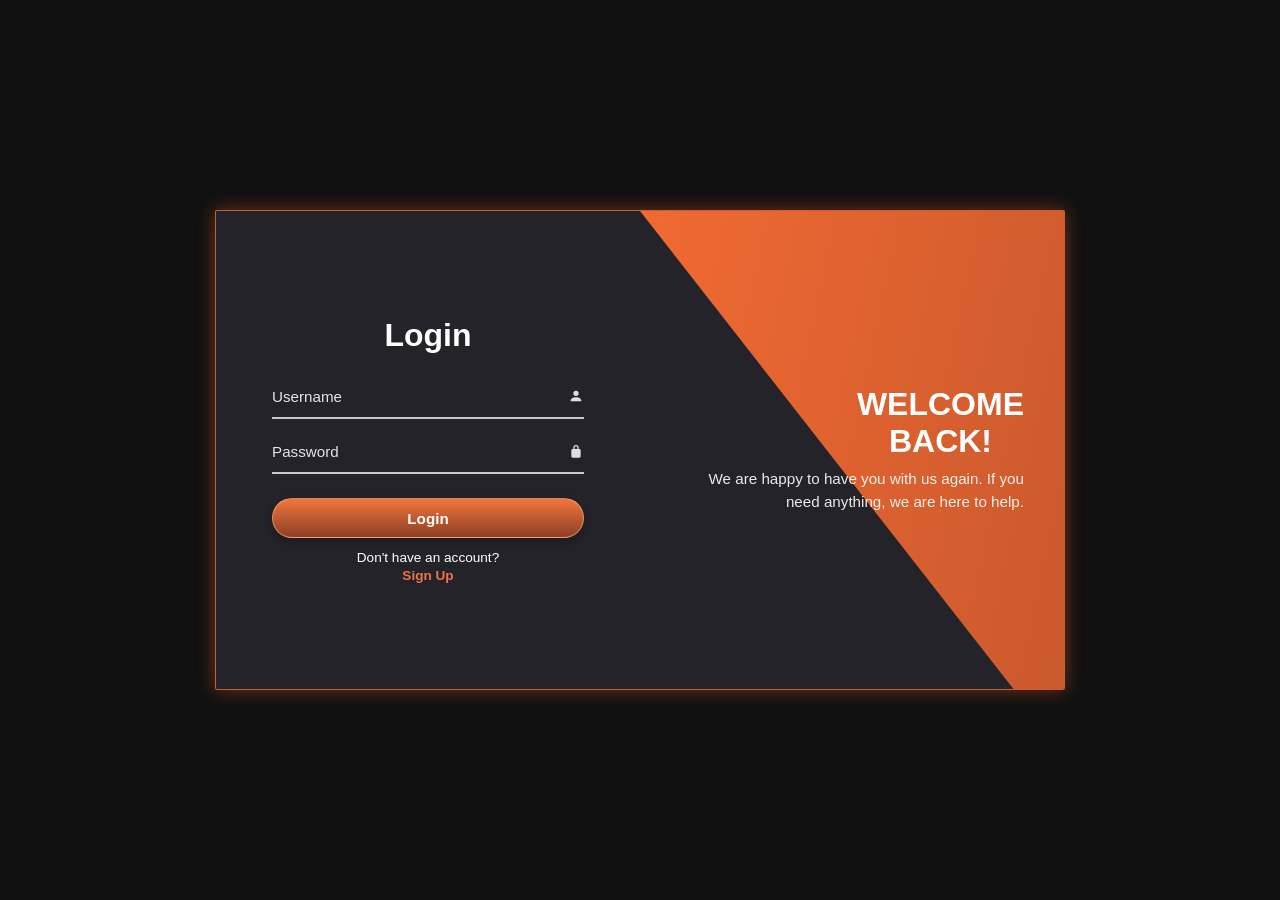
<file: index.html>
<!DOCTYPE html>
<html lang="en">
<head>
    <meta charset="UTF-8">
    <meta name="viewport" content="width=device-width, initial-scale=1.0">
    <title>Login / Signup Animation</title>
    <style>
        * {
            box-sizing: border-box;
            margin: 0;
            padding: 0;
            font-family: 'Segoe UI', Tahoma, Geneva, Verdana, sans-serif;
        }

        body {
            display: flex;
            min-height: 100vh;
            align-items: center;
            justify-content: center;
            padding: 24px;
            background: #111;
        }

        .container {
            position: relative;
            width: min(850px, 100%);
            height: 480px;
            overflow: hidden;
            border: 1px solid rgba(255, 111, 54, 0.75);
            border-radius: 2px;
            background: #242329;
            box-shadow: 0 0 18px rgba(238, 91, 39, 0.45);
        }

        .container::before {
            position: absolute;
            z-index: 1;
            top: 0;
            left: 50%;
            width: 100%;
            height: 100%;
            background: linear-gradient(135deg, #f16a32, #8f4025);
            content: '';
            transform: skewX(38deg);
            transform-origin: top;
            transition: 1s ease-in-out;
        }

        .container.active::before {
            left: -50%;
            transform: skewX(-38deg);
        }

        .form-box,
        .info-box {
            position: absolute;
            top: 0;
            display: flex;
            width: 50%;
            height: 100%;
            flex-direction: column;
            justify-content: center;
            transition: 0.7s ease-in-out;
        }

        .form-box {
            z-index: 4;
            padding: 40px 56px;
        }

        .form-box.Login {
            left: 0;
        }

        .container.active .form-box.Login {
            left: -50%;
        }

        .form-box.Register {
            right: -50%;
        }

        .container.active .form-box.Register {
            right: 0;
        }

        .info-box {
            z-index: 2;
            padding: 40px;
            color: #fff;
        }

        .info-box.Login {
            left: 0;
            transform: translateX(-100%);
            transition-delay: 0s;
        }

        .container.active .info-box.Login {
            transform: translateX(0);
            transition-delay: 0.2s;
        }

        .info-box.Register {
            right: 0;
            align-items: flex-end;
            text-align: right;
            transform: translateX(0);
            transition-delay: 0.2s;
        }

        .container.active .info-box.Register {
            transform: translateX(100%);
            transition-delay: 0s;
        }

        h2 {
            margin-bottom: 20px;
            color: #fff;
            font-size: 2em;
            text-align: center;
        }

        .info-box h2 {
            margin-bottom: 8px;
        }

        .info-box p {
            max-width: 250px;
            color: rgba(255, 255, 255, 0.9);
            font-size: 0.95em;
            line-height: 1.5;
        }

        .info-box.Register p {
            width: min(330px, 100%);
            max-width: none;
        }

        form {
            width: 100%;
        }

        .input-group {
            position: relative;
            display: flex;
            height: 45px;
            align-items: center;
            margin-bottom: 10px;
            border-bottom: 2px solid rgba(255, 255, 255, 0.75);
            color: rgba(255, 255, 255, 0.85);
            transition: border-color 0.3s;
        }

        .input-group:focus-within {
            border-bottom-color: #f16a32;
        }

        .input-group input {
            width: 100%;
            height: 100%;
            border: 0;
            outline: 0;
            background: transparent;
            color: #fff;
            font-size: 0.95em;
        }

        .input-group label {
            position: absolute;
            top: 50%;
            left: 0;
            color: rgba(255, 255, 255, 0.88);
            font-size: 0.95em;
            pointer-events: none;
            transform: translateY(-50%);
            transition: top 0.25s ease, color 0.25s ease, font-size 0.25s ease;
        }

        .input-group input:focus + label,
        .input-group input:not(:placeholder-shown) + label {
            top: 2px;
            color: #f16a32;
            font-size: 0.72em;
        }

        .input-group svg {
            width: 16px;
            height: 16px;
            flex: 0 0 16px;
            fill: currentColor;
        }

        .btn {
            width: 100%;
            height: 40px;
            margin: 14px 0 12px;
            border: 1px solid rgba(255, 180, 129, 0.6);
            border-radius: 24px;
            background: linear-gradient(180deg, #f2763d, #8d3e25);
            box-shadow: 0 3px 8px rgba(0, 0, 0, 0.3);
            color: #fff;
            cursor: pointer;
            font-size: 0.95em;
            font-weight: 600;
        }

        .btn:hover {
            background: linear-gradient(180deg, #ff8950, #a94c2d);
        }

        .switch-link {
            color: #fff;
            font-size: 0.85em;
            text-align: center;
        }

        .switch-link a {
            display: inline-block;
            margin-top: 3px;
            color: #ed7445;
            font-weight: 600;
            text-decoration: none;
        }

        .switch-link a:hover {
            color: #ff9a6d;
            text-decoration: underline;
        }

        .form-box.Register .animation {
            transform: translateX(120%);
            transition: 0.7s ease;
            opacity: 0;
            filter: blur(10px);
        }

        .container.active .animation {
            transform: translateX(0);
            opacity: 1;
            filter: blur(0);
            transition: 0.7s ease;
            transition-delay: calc(0.1s * var(--i));
        }

        .form-box.Login .animation {
            transform: translateX(0);
            opacity: 1;
            transition: 0.7s ease;
            transition-delay: calc(0.1s * var(--i));
        }

        .container.active .form-box.Login .animation {
            transform: translateX(-120%);
            opacity: 0;
            filter: blur(10px);
            transition-delay: calc(0.05s * var(--i));
        }

        @media (max-width: 700px) {
            body {
                padding: 16px;
            }

            .container {
                height: 620px;
            }

            .container::before {
                top: 0;
                left: 0;
                width: 100%;
                height: 35%;
                transform: none;
                transition: top 1s ease-in-out;
            }

            .container.active::before {
                top: 65%;
                left: 0;
                transform: none;
            }

            .form-box,
            .info-box {
                width: 100%;
                height: 65%;
                padding: 28px;
            }

            .form-box {
                top: 35%;
            }

            .form-box.Login {
                left: 0;
            }

            .container.active .form-box.Login {
                left: -100%;
            }

            .form-box.Register {
                right: -100%;
            }

            .container.active .form-box.Register {
                right: 0;
            }

            .info-box {
                height: 35%;
                align-items: flex-start;
                text-align: left;
            }

            .info-box.Register {
                right: 0;
                align-items: flex-start;
                text-align: left;
            }

            .info-box.Login {
                left: 0;
            }

            .container.active .info-box.Login {
                transform: translateX(0);
            }

            .container.active .info-box.Register {
                transform: translateX(100%);
            }

            .info-box h2 {
                margin-bottom: 6px;
                font-size: 1.6em;
            }

            .info-box p {
                width: 100%;
                max-width: 100%;
                font-size: 0.88em;
            }
        }

        @media (prefers-reduced-motion: reduce) {
            *,
            *::before,
            *::after {
                scroll-behavior: auto !important;
                transition-duration: 0.01ms !important;
            }
        }
    </style>
</head>
<body>
    <main class="container" id="container">
        <section class="form-box Login">
            <h2 class="animation" style="--i:0;">Login</h2>
            <form action="#" autocomplete="on">
                <div class="input-group animation" style="--i:1;">
                    <input id="login-username" type="text" name="username" placeholder=" " aria-label="Username" autocomplete="username" required>
                    <label for="login-username">Username</label>
                    <svg viewBox="0 0 24 24" aria-hidden="true"><path d="M12 12a4 4 0 1 0 0-8 4 4 0 0 0 0 8Zm0 2c-4.42 0-8 2.24-8 5v1h16v-1c0-2.76-3.58-5-8-5Z"/></svg>
                </div>
                <div class="input-group animation" style="--i:2;">
                    <input id="login-password" type="password" name="password" placeholder=" " aria-label="Password" autocomplete="current-password" required>
                    <label for="login-password">Password</label>
                    <svg viewBox="0 0 24 24" aria-hidden="true"><path d="M17 9h-1V7a4 4 0 0 0-8 0v2H7a2 2 0 0 0-2 2v9a2 2 0 0 0 2 2h10a2 2 0 0 0 2-2v-9a2 2 0 0 0-2-2ZM10 7a2 2 0 1 1 4 0v2h-4V7Z"/></svg>
                </div>
                <button type="submit" class="btn animation" style="--i:3;">Login</button>
                <div class="switch-link animation" style="--i:4;">
                    <p>Don't have an account?<br><a href="#signup" id="to-signup">Sign Up</a></p>
                </div>
            </form>
        </section>

        <section class="info-box Login">
            <h2>WELCOME!</h2>
            <p>We're delighted to have you here. If you need any assistance, feel free to reach out.</p>
        </section>

        <section class="info-box Register">
            <h2>WELCOME<br>BACK!</h2>
            <p>We are happy to have you with us again. If you need anything, we are here to help.</p>
        </section>

        <section class="form-box Register">
            <h2 class="animation" style="--i:0;">Register</h2>
            <form action="#" autocomplete="on">
                <div class="input-group animation" style="--i:1;">
                    <input id="register-username" type="text" name="new-username" placeholder=" " aria-label="Username" autocomplete="username" required>
                    <label for="register-username">Username</label>
                    <svg viewBox="0 0 24 24" aria-hidden="true"><path d="M12 12a4 4 0 1 0 0-8 4 4 0 0 0 0 8Zm0 2c-4.42 0-8 2.24-8 5v1h16v-1c0-2.76-3.58-5-8-5Z"/></svg>
                </div>
                <div class="input-group animation" style="--i:2;">
                    <input id="register-email" type="email" name="email" placeholder=" " aria-label="Email" autocomplete="email" required>
                    <label for="register-email">Email</label>
                    <svg viewBox="0 0 24 24" aria-hidden="true"><path d="M20 4H4a2 2 0 0 0-2 2v12a2 2 0 0 0 2 2h16a2 2 0 0 0 2-2V6a2 2 0 0 0-2-2Zm0 4-8 5-8-5V6l8 5 8-5v2Z"/></svg>
                </div>
                <div class="input-group animation" style="--i:3;">
                    <input id="register-password" type="password" name="new-password" placeholder=" " aria-label="Password" autocomplete="new-password" required>
                    <label for="register-password">Password</label>
                    <svg viewBox="0 0 24 24" aria-hidden="true"><path d="M17 9h-1V7a4 4 0 0 0-8 0v2H7a2 2 0 0 0-2 2v9a2 2 0 0 0 2 2h10a2 2 0 0 0 2-2v-9a2 2 0 0 0-2-2ZM10 7a2 2 0 1 1 4 0v2h-4V7Z"/></svg>
                </div>
                <button type="submit" class="btn animation" style="--i:4;">Register</button>
                <div class="switch-link animation" style="--i:5;">
                    <p>Already have an account?<br><a href="#login" id="to-login">Sign In</a></p>
                </div>
            </form>
        </section>
    </main>

    <script>
        const container = document.getElementById('container');
        const toSignupBtn = document.getElementById('to-signup');
        const toLoginBtn = document.getElementById('to-login');
        let transitionAudioContext;

        function playTransitionSound() {
            const AudioContextConstructor = window.AudioContext;
            if (!AudioContextConstructor) return;

            transitionAudioContext ??= new AudioContextConstructor();
            if (transitionAudioContext.state === 'suspended') {
                transitionAudioContext.resume();
            }

            const now = transitionAudioContext.currentTime;
            const oscillator = transitionAudioContext.createOscillator();
            const volume = transitionAudioContext.createGain();

            oscillator.type = 'sine';
            oscillator.frequency.setValueAtTime(520, now);
            oscillator.frequency.exponentialRampToValueAtTime(780, now + 0.16);
            volume.gain.setValueAtTime(0.0001, now);
            volume.gain.exponentialRampToValueAtTime(0.035, now + 0.025);
            volume.gain.exponentialRampToValueAtTime(0.0001, now + 0.2);

            oscillator.connect(volume);
            volume.connect(transitionAudioContext.destination);
            oscillator.start(now);
            oscillator.stop(now + 0.2);
        }

        toSignupBtn.addEventListener('click', (event) => {
            event.preventDefault();
            if (!container.classList.contains('active')) {
                container.classList.add('active');
                playTransitionSound();
            }
        });

        toLoginBtn.addEventListener('click', (event) => {
            event.preventDefault();
            if (container.classList.contains('active')) {
                container.classList.remove('active');
                playTransitionSound();
            }
        });
    </script>
</body>
</html>
</file>
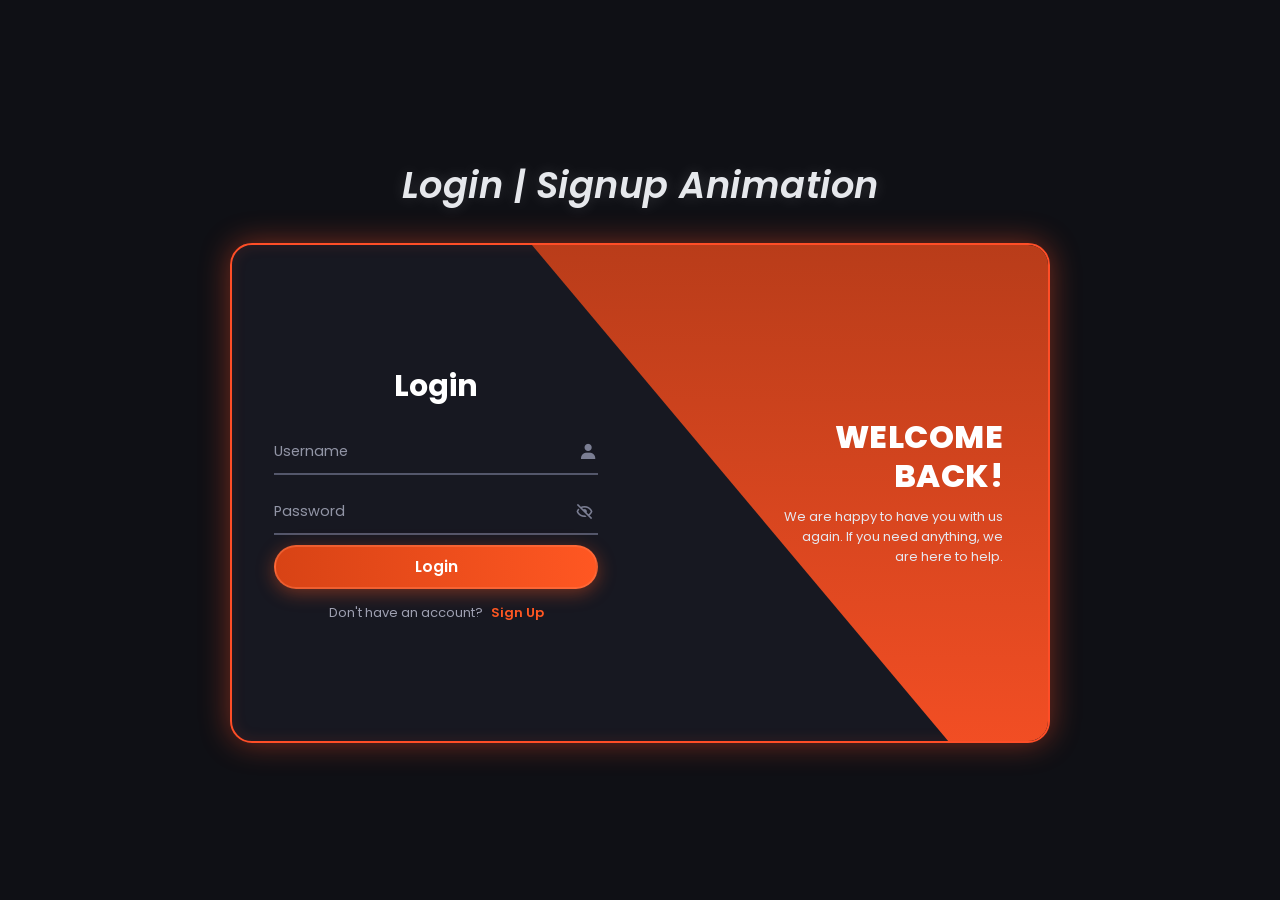
<file: design one/index.html>
<!DOCTYPE html>
<html lang="en">
<head>
    <meta charset="UTF-8">
    <meta name="viewport" content="width=device-width, initial-scale=1.0">
    <title>Secure Animated Login & Signup Form | PaulCodes</title>
    <!-- Boxicons for Input Icons -->
    <link href="https://unpkg.com/boxicons@2.1.4/css/boxicons.min.css" rel="stylesheet">
    <!-- Google Fonts: Poppins -->
    <link rel="preconnect" href="https://fonts.googleapis.com">
    <link rel="preconnect" href="https://fonts.gstatic.com" crossorigin>
    <link href="https://fonts.googleapis.com/css2?family=Poppins:wght@300;400;500;600;700;800&display=swap" rel="stylesheet">
    <link rel="stylesheet" href="style.css">
</head>
<body>

    <!-- Notification Toast -->
    <div id="toast" class="toast" role="alert" aria-live="assertive">
        <i id="toastIcon" class='bx bx-info-circle'></i>
        <span id="toastMsg">Notification message</span>
    </div>

    <div class="wrapper">
        <h1 class="header-title">Login | Signup Animation</h1>

        <div class="container" id="container">
            <!-- Curved Animated Background Shapes -->
            <div class="curved-shape"></div>
            <div class="curved-shape2"></div>

            <!-- ================= LOGIN FORM ================= -->
            <div class="form-box Login">
                <h2 class="animation" style="--li: 0s; --lo: 0.5s;">Login</h2>
                <form id="loginForm" action="#" novalidate>
                    <div class="input-box animation" style="--li: 0.1s; --lo: 0.4s;">
                        <input type="text" id="loginUsername" required spellcheck="false" autocomplete="username">
                        <label for="loginUsername">Username</label>
                        <i class='bx bxs-user'></i>
                    </div>

                    <div class="input-box animation" style="--li: 0.2s; --lo: 0.3s;">
                        <input type="password" id="loginPassword" required autocomplete="current-password">
                        <label for="loginPassword">Password</label>
                        <i class='bx bx-hide toggle-pass' id="toggleLoginPass" title="Toggle password visibility" role="button" tabindex="0"></i>
                    </div>

                    <!-- Brute-force Lockout Alert -->
                    <div id="lockoutNotice" class="lockout-notice" style="display: none;">
                        <i class='bx bxs-error-circle'></i>
                        <span id="lockoutTimer">Account locked. Wait 30s.</span>
                    </div>

                    <div class="btn-box animation" style="--li: 0.3s; --lo: 0.2s;">
                        <button type="submit" id="btnLogin" class="btn">Login</button>
                    </div>

                    <div class="logreg-link animation" style="--li: 0.4s; --lo: 0.1s;">
                        <p>Don't have an account?</p>
                        <a href="javascript:void(0)" class="SignUpLink">Sign Up</a>
                    </div>
                </form>
            </div>

            <!-- ================= LOGIN INFO TEXT (RIGHT SIDE) ================= -->
            <div class="info-text Login">
                <h2 class="animation" style="--li: 0s; --lo: 0.3s;">WELCOME<br>BACK!</h2>
                <p class="animation" style="--li: 0.15s; --lo: 0.15s;">
                    We are happy to have you with us again. If you need anything, we are here to help.
                </p>
            </div>

            <!-- ================= REGISTER FORM ================= -->
            <div class="form-box Register">
                <h2 class="animation" style="--li: 0s; --lo: 0.6s;">Register</h2>
                <form id="registerForm" action="#" novalidate>
                    <div class="input-box animation" style="--li: 0.08s; --lo: 0.5s;">
                        <input type="text" id="regUsername" required spellcheck="false" autocomplete="username">
                        <label for="regUsername">Username</label>
                        <i class='bx bxs-user'></i>
                    </div>

                    <div class="input-box animation" style="--li: 0.16s; --lo: 0.4s;">
                        <input type="email" id="regEmail" required spellcheck="false" autocomplete="email">
                        <label for="regEmail">Email</label>
                        <i class='bx bxs-envelope'></i>
                    </div>

                    <div class="input-box password-box animation" style="--li: 0.24s; --lo: 0.3s;">
                        <input type="password" id="regPassword" required autocomplete="new-password">
                        <label for="regPassword">Password</label>
                        <i class='bx bx-hide toggle-pass' id="toggleRegPass" title="Toggle password visibility" role="button" tabindex="0"></i>
                    </div>

                    <!-- Password Strength Meter -->
                    <div id="strengthContainer" class="strength-container animation" style="--li: 0.32s; --lo: 0.25s;">
                        <div class="strength-bar-track">
                            <div id="strengthBar" class="strength-bar"></div>
                        </div>
                        <div class="strength-meta">
                            <span id="strengthLabel" class="strength-label">Strength: None</span>
                            <span id="strengthHint" class="strength-hint">Min 8 chars, A-Z, 0-9, symbol</span>
                        </div>
                    </div>

                    <div class="btn-box animation" style="--li: 0.4s; --lo: 0.2s;">
                        <button type="submit" id="btnRegister" class="btn">Register</button>
                    </div>

                    <div class="logreg-link animation" style="--li: 0.48s; --lo: 0.1s;">
                        <p>Already have an account?</p>
                        <a href="javascript:void(0)" class="SignInLink">Sign In</a>
                    </div>
                </form>
            </div>

            <!-- ================= REGISTER INFO TEXT (LEFT SIDE) ================= -->
            <div class="info-text Register">
                <h2 class="animation" style="--li: 0s; --lo: 0.3s;">WELCOME!</h2>
                <p class="animation" style="--li: 0.15s; --lo: 0.15s;">
                    We're delighted to have you here. If you need any assistance, feel free to reach out.
                </p>
            </div>

            <!-- ================= AUTHENTICATED ACTIVE SESSION VIEW ================= -->
            <div id="authSuccessOverlay" class="auth-overlay" style="display: none;">
                <div class="auth-card">
                    <i class='bx bxs-check-shield auth-shield-icon'></i>
                    <h2>Authorization Verified</h2>
                    <p class="auth-user-msg">Welcome back, <strong id="authUsername">User</strong>!</p>
                    <div class="auth-meta-badge">
                        <span class="auth-dot"></span> Secure Session Active (PBKDF2-SHA256)
                    </div>
                    <button id="btnLogout" class="btn btn-logout">Sign Out</button>
                </div>
            </div>
        </div>
    </div>

    <script src="script.js"></script>
</body>
</html>
</file>
<file: design one/style.css>
* {
    margin: 0;
    padding: 0;
    box-sizing: border-box;
    font-family: 'Poppins', sans-serif;
}

body {
    display: flex;
    justify-content: center;
    align-items: center;
    min-height: 100vh;
    background: #0f1015;
    overflow: hidden;
    color: #fff;
}

.wrapper {
    display: flex;
    flex-direction: column;
    align-items: center;
    gap: 30px;
    width: 100%;
    padding: 20px;
}

.header-title {
    font-size: 2.3rem;
    font-weight: 600;
    font-style: italic;
    color: #e6e8ec;
    letter-spacing: 0.5px;
    text-shadow: 0 0 15px rgba(255, 255, 255, 0.15);
}

/* ================= CONTAINER ================= */
.container {
    position: relative;
    width: 820px;
    height: 500px;
    background: #171821;
    border: 2.5px solid #ff4e27;
    box-shadow: 0 0 30px rgba(255, 78, 39, 0.45), 
                inset 0 0 15px rgba(255, 78, 39, 0.12);
    border-radius: 22px;
    overflow: hidden;
}

/* ================= CURVED ANIMATED BACKGROUND SHAPES ================= */
.curved-shape {
    position: absolute;
    right: 0;
    top: -5px;
    height: 620px;
    width: 860px;
    background: linear-gradient(135deg, #1f0e08 0%, #9e3415 42%, #ff5226 100%);
    transform: rotate(10deg) skewY(40deg);
    transform-origin: bottom right;
    transition: 1.2s cubic-bezier(0.65, 0, 0.35, 1);
    transition-delay: 1.0s;
    z-index: 1;
}

.container.active .curved-shape {
    transform: rotate(0deg) skewY(0deg);
    transition-delay: 0.3s;
}

.curved-shape2 {
    position: absolute;
    left: 260px;
    top: 100%;
    height: 720px;
    width: 860px;
    background: #171821;
    border-top: 3px solid #ff4e27;
    transform: rotate(0deg) skewY(0deg);
    transform-origin: bottom left;
    transition: 1.2s cubic-bezier(0.65, 0, 0.35, 1);
    transition-delay: 0.3s;
    z-index: 2;
}

.container.active .curved-shape2 {
    transform: rotate(-11deg) skewY(-41deg);
    transition-delay: 0.9s;
}

/* ================= FORM BOXES ================= */
.form-box {
    position: absolute;
    top: 0;
    width: 50%;
    height: 100%;
    display: flex;
    flex-direction: column;
    justify-content: center;
    padding: 0 42px;
    z-index: 10;
    overflow: hidden;
}

.form-box.Login {
    left: 0;
}

.form-box.Register {
    right: 0;
    pointer-events: none;
}

.container.active .form-box.Register {
    pointer-events: auto;
}

.container.active .form-box.Login {
    pointer-events: none;
}

.form-box h2 {
    font-size: 30px;
    color: #ffffff;
    text-align: center;
    font-weight: 700;
    margin-bottom: 6px;
}

/* Input Fields with Floating Underlines */
.input-box {
    position: relative;
    width: 100%;
    height: 46px;
    border-bottom: 2px solid #54576b;
    margin: 14px 0 6px;
    transition: border-color 0.3s;
}

.input-box input {
    width: 100%;
    height: 100%;
    background: transparent;
    border: none;
    outline: none;
    font-size: 14.5px;
    color: #ffffff;
    font-weight: 500;
    padding-right: 32px;
}

.input-box label {
    position: absolute;
    top: 50%;
    left: 0;
    transform: translateY(-50%);
    font-size: 14.5px;
    color: #9295a6;
    pointer-events: none;
    transition: 0.3s cubic-bezier(0.4, 0, 0.2, 1);
}

.input-box input:focus ~ label,
.input-box input:valid ~ label,
.input-box.has-val label {
    top: -5px;
    font-size: 11.5px;
    color: #ff6838;
}

.input-box input:focus {
    border-bottom-color: #ff6838;
}

.input-box i {
    position: absolute;
    top: 50%;
    right: 0;
    transform: translateY(-50%);
    font-size: 19px;
    color: #7b7e93;
    transition: 0.3s ease;
}

.input-box i.toggle-pass {
    cursor: pointer;
    user-select: none;
    padding: 4px;
}

.input-box i.toggle-pass:hover {
    color: #ff6838;
}

.input-box input:focus ~ i,
.input-box input:valid ~ i {
    color: #ff6838;
}

/* ================= PASSWORD STRENGTH METER ================= */
.strength-container {
    width: 100%;
    margin-top: 4px;
    margin-bottom: 6px;
    transition: 0.3s ease;
}

.strength-bar-track {
    width: 100%;
    height: 4px;
    background: #252837;
    border-radius: 4px;
    overflow: hidden;
    margin-bottom: 4px;
}

.strength-bar {
    height: 100%;
    width: 0%;
    border-radius: 4px;
    transition: width 0.35s ease, background-color 0.35s ease;
}

.strength-bar.weak {
    width: 25%;
    background-color: #ef4444;
    box-shadow: 0 0 8px rgba(239, 68, 68, 0.6);
}

.strength-bar.fair {
    width: 50%;
    background-color: #f97316;
    box-shadow: 0 0 8px rgba(249, 115, 22, 0.6);
}

.strength-bar.good {
    width: 75%;
    background-color: #eab308;
    box-shadow: 0 0 8px rgba(234, 179, 8, 0.6);
}

.strength-bar.strong {
    width: 100%;
    background-color: #10b981;
    box-shadow: 0 0 10px rgba(16, 185, 129, 0.8);
}

.strength-meta {
    display: flex;
    justify-content: space-between;
    align-items: center;
    font-size: 11px;
}

.strength-label {
    font-weight: 600;
    color: #9295a6;
    transition: color 0.3s;
}

.strength-label.weak { color: #ef4444; }
.strength-label.fair { color: #f97316; }
.strength-label.good { color: #eab308; }
.strength-label.strong { color: #10b981; }

.strength-hint {
    color: #7b7e93;
    font-size: 10.5px;
}

/* ================= LOCKOUT WARNING ================= */
.lockout-notice {
    display: flex;
    align-items: center;
    gap: 6px;
    background: rgba(239, 68, 68, 0.15);
    border: 1px solid rgba(239, 68, 68, 0.4);
    color: #fca5a5;
    padding: 6px 10px;
    border-radius: 8px;
    font-size: 11.5px;
    margin-top: 8px;
}

/* Button with Orange Glow Pill Gradient */
.btn-box {
    margin-top: 10px;
    width: 100%;
}

.btn {
    width: 100%;
    height: 44px;
    background: linear-gradient(90deg, #d84315, #ff5722);
    border: 2px solid rgba(255, 120, 75, 0.5);
    outline: none;
    border-radius: 40px;
    cursor: pointer;
    font-size: 15.5px;
    color: #ffffff;
    font-weight: 600;
    box-shadow: 0 4px 18px rgba(255, 87, 34, 0.4);
    transition: 0.3s ease;
}

.btn:hover:not(:disabled) {
    box-shadow: 0 6px 24px rgba(255, 87, 34, 0.7);
    transform: translateY(-2px);
}

.btn:active:not(:disabled) {
    transform: translateY(0);
}

.btn:disabled {
    opacity: 0.5;
    cursor: not-allowed;
    filter: grayscale(0.5);
    box-shadow: none;
}

/* Links to switch form */
.logreg-link {
    font-size: 13px;
    text-align: center;
    margin-top: 14px;
}

.logreg-link p {
    color: #9ea0b1;
    display: inline-block;
    margin-right: 5px;
}

.logreg-link a {
    color: #ff5722;
    text-decoration: none;
    font-weight: 600;
    transition: color 0.3s;
}

.logreg-link a:hover {
    text-decoration: underline;
    color: #ff784e;
}

/* ================= INFO TEXT PANELS ================= */
.info-text {
    position: absolute;
    top: 0;
    width: 50%;
    height: 100%;
    display: flex;
    flex-direction: column;
    justify-content: center;
    z-index: 10;
    pointer-events: none;
    overflow: hidden;
}

/* Login Info: Confined to right half and right-aligned */
.info-text.Login {
    right: 0;
    text-align: right;
    padding: 0 45px 0 20px;
    align-items: flex-end;
}

/* Register Info: Confined to left half and left-aligned */
.info-text.Register {
    left: 0;
    text-align: left;
    padding: 0 20px 0 45px;
    align-items: flex-start;
}

.info-text h2 {
    font-size: 32px;
    color: #ffffff;
    line-height: 1.2;
    font-weight: 800;
    letter-spacing: 0.5px;
    margin-bottom: 12px;
    text-transform: uppercase;
}

.info-text p {
    font-size: 13px;
    color: #e6e8f0;
    line-height: 1.55;
    max-width: 220px;
}

/* ================= STAGGERED ENTRANCE & EXIT ANIMATIONS ================= */
.form-box.Login .animation {
    transform: translateX(0);
    opacity: 1;
    filter: blur(0);
    transition: 0.7s ease;
    transition-delay: calc(0.1s + var(--li, 0s));
}

.container.active .form-box.Login .animation {
    transform: translateX(-120%);
    opacity: 0;
    filter: blur(10px);
    transition-delay: calc(0.05s + var(--lo, 0s));
}

.info-text.Login .animation {
    transform: translateX(0);
    opacity: 1;
    filter: blur(0);
    transition: 0.7s ease;
    transition-delay: calc(0.1s + var(--li, 0s));
}

.container.active .info-text.Login .animation {
    transform: translateX(120%);
    opacity: 0;
    filter: blur(10px);
    transition-delay: calc(0.05s + var(--lo, 0s));
}

.form-box.Register .animation {
    transform: translateX(120%);
    opacity: 0;
    filter: blur(10px);
    transition: 0.7s ease;
    transition-delay: calc(0.05s + var(--lo, 0s));
}

.container.active .form-box.Register .animation {
    transform: translateX(0%);
    opacity: 1;
    filter: blur(0);
    transition-delay: calc(0.1s + var(--li, 0s));
}

.info-text.Register .animation {
    transform: translateX(-120%);
    opacity: 0;
    filter: blur(10px);
    transition: 0.7s ease;
    transition-delay: calc(0.05s + var(--lo, 0s));
}

.container.active .info-text.Register .animation {
    transform: translateX(0);
    opacity: 1;
    filter: blur(0);
    transition-delay: calc(0.1s + var(--li, 0s));
}

/* ================= TOAST NOTIFICATION ================= */
.toast {
    position: fixed;
    top: 25px;
    right: 25px;
    display: flex;
    align-items: center;
    gap: 10px;
    padding: 12px 20px;
    background: #1e202d;
    border: 1px solid #ff4e27;
    border-radius: 12px;
    box-shadow: 0 8px 30px rgba(0, 0, 0, 0.5), 0 0 15px rgba(255, 78, 39, 0.3);
    color: #fff;
    font-size: 13.5px;
    font-weight: 500;
    transform: translateY(-80px);
    opacity: 0;
    transition: transform 0.4s cubic-bezier(0.175, 0.885, 0.32, 1.275), opacity 0.4s ease;
    z-index: 1000;
    max-width: 380px;
}

.toast.show {
    transform: translateY(0);
    opacity: 1;
}

.toast.success {
    border-color: #10b981;
    box-shadow: 0 8px 30px rgba(0, 0, 0, 0.5), 0 0 15px rgba(16, 185, 129, 0.3);
}
.toast.success i { color: #10b981; font-size: 20px; }

.toast.error {
    border-color: #ef4444;
    box-shadow: 0 8px 30px rgba(0, 0, 0, 0.5), 0 0 15px rgba(239, 68, 68, 0.3);
}
.toast.error i { color: #ef4444; font-size: 20px; }

.toast.warning {
    border-color: #f59e0b;
    box-shadow: 0 8px 30px rgba(0, 0, 0, 0.5), 0 0 15px rgba(245, 158, 11, 0.3);
}
.toast.warning i { color: #f59e0b; font-size: 20px; }

/* ================= AUTHENTICATED ACTIVE SESSION VIEW ================= */
.auth-overlay {
    position: absolute;
    inset: 0;
    background: rgba(15, 16, 21, 0.94);
    backdrop-filter: blur(10px);
    z-index: 50;
    display: flex;
    justify-content: center;
    align-items: center;
    animation: fadeIn 0.4s ease;
}

@keyframes fadeIn {
    from { opacity: 0; transform: scale(0.96); }
    to { opacity: 1; transform: scale(1); }
}

.auth-card {
    background: #171821;
    border: 2px solid #10b981;
    box-shadow: 0 0 30px rgba(16, 185, 129, 0.35);
    border-radius: 18px;
    padding: 30px 40px;
    text-align: center;
    max-width: 400px;
    width: 90%;
}

.auth-shield-icon {
    font-size: 55px;
    color: #10b981;
    margin-bottom: 10px;
    filter: drop-shadow(0 0 12px rgba(16, 185, 129, 0.6));
}

.auth-card h2 {
    font-size: 24px;
    color: #fff;
    margin-bottom: 6px;
    font-weight: 700;
}

.auth-user-msg {
    font-size: 14px;
    color: #cbd5e1;
    margin-bottom: 12px;
}

.auth-meta-badge {
    display: inline-flex;
    align-items: center;
    gap: 6px;
    background: rgba(16, 185, 129, 0.12);
    border: 1px solid rgba(16, 185, 129, 0.35);
    color: #34d399;
    font-size: 12px;
    font-weight: 500;
    padding: 5px 12px;
    border-radius: 20px;
    margin-bottom: 20px;
}

.auth-dot {
    width: 7px;
    height: 7px;
    background: #10b981;
    border-radius: 50%;
    box-shadow: 0 0 8px #10b981;
}

.btn-logout {
    background: linear-gradient(90deg, #374151, #4b5563);
    border-color: rgba(156, 163, 175, 0.4);
    box-shadow: 0 4px 12px rgba(0, 0, 0, 0.3);
}

.btn-logout:hover {
    box-shadow: 0 6px 18px rgba(75, 85, 99, 0.5);
    background: linear-gradient(90deg, #4b5563, #6b7280);
}

/* ================= RESPONSIVE ================= */
@media (max-width: 860px) {
    .container {
        width: 100%;
        max-width: 480px;
        height: 600px;
    }

    .form-box,
    .info-text {
        width: 100%;
        padding: 0 30px;
    }

    .info-text {
        display: none;
    }
}
</file>
